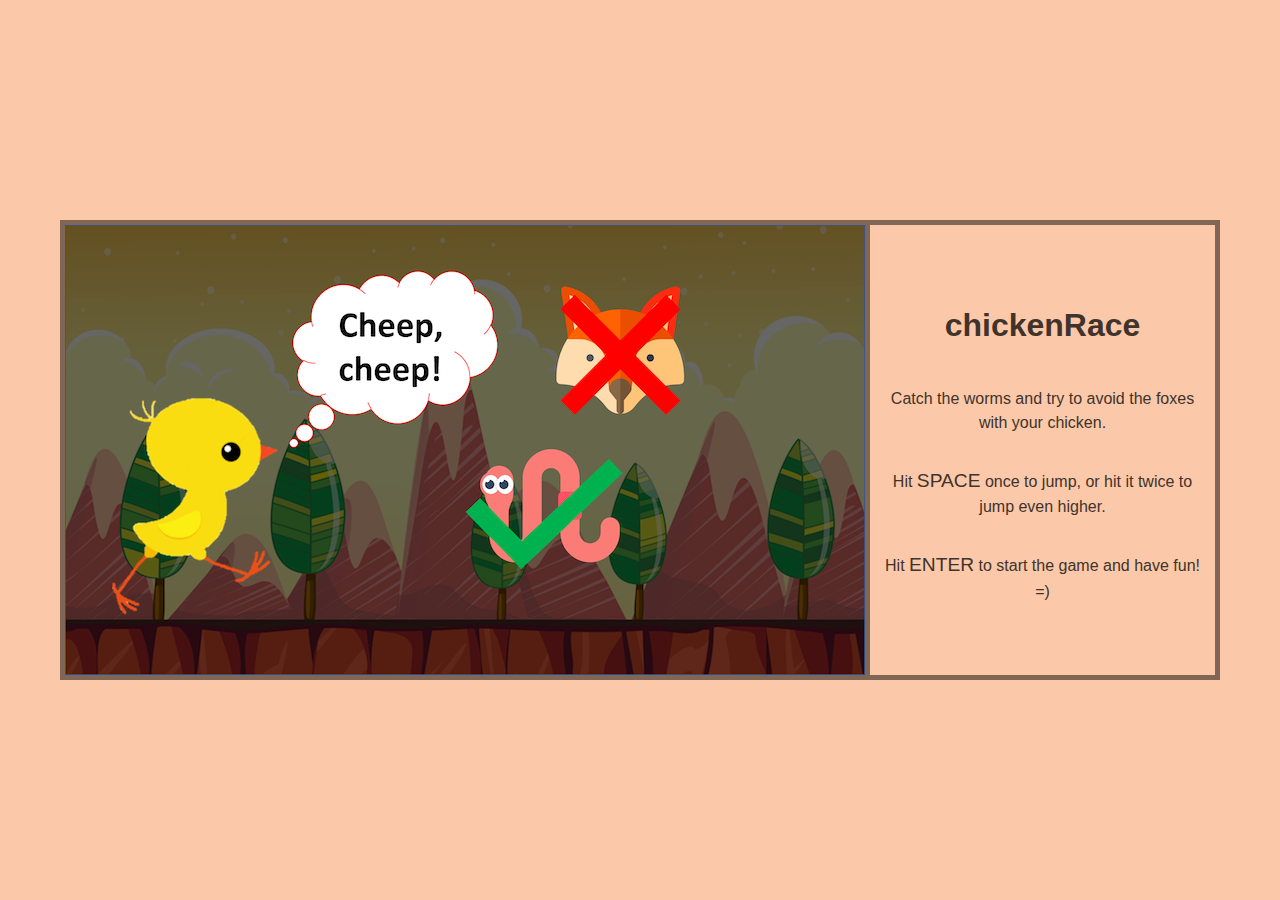
<file: start.html>
<!DOCTYPE html>
<html lang="en">
  <head>
    <meta charset="UTF-8" />
    <meta name="viewport" content="width=device-width, initial-scale=1.0" />
    <title>chickenRaceStart</title>
    <link rel="stylesheet" href="style.css" />
  </head>
  <body class="mainFlex">
    <div class="text">
      <h1>chickenRace</h1>
      <p>
        Catch the <span>worms</span> and try to avoid the
        <span>foxes</span> with your chicken.
      </p>
      <!-- You receive scores for cathing the worms and looses lifes for
          colliding with the foxes. -->
      <p>
        Hit <span id="space">SPACE</span> once to jump, or hit it twice to jump
        even higher.
      </p>

      <p>
        Hit <span id="enter">ENTER</span> to start the game and have fun! =)
      </p>
    </div>

    <div class="picture">
      <img
        src="./assets/start/startpage_2.png"
        alt="a photo of a chicken and a fox"
      />
    </div>
  </body>
</html>
</file>
<file: style.css>
body {
  font: 200 16px/1.5 "Helvetica Neue", Helvetica, Arial, sans-serif;
  margin: 0;
  background-color: #fbc9a9;
  /* font-weight: 400; */
}

span {
  font-weight: 500;
}

.mainFlex {
  /* border: 5px solid #806655; */
  display: flex;
  flex-direction: row-reverse;
  justify-content: center;
  align-items: center;
  height: 100vh; /* this is very important for centering the content (align-items) vertically */
}

h1 {
  text-align: center;
}

.picture {
  border-left: 5px solid #806655;
  border-top: 5px solid #806655;
  border-bottom: 5px solid #806655;
  width: 800px;
  height: 450px;
  display: flex;
  justify-content: center;
}

img {
  width: 800px;
}

/* this is the id of the canvas when p5.js runs */
#defaultCanvas0 {
  border-top: 5px solid #806655;
  border-bottom: 5px solid #806655;
  border-left: 5px solid #806655;
}

.text {
  border: 5px solid #806655;
  color: #40332b;
  text-align: center;
  padding: 0 10px 0 10px;
  display: flex;
  flex-direction: column;
  justify-content: center;
  width: 325px;
  height: 450px;
  /* background-color: #abfdff; */
}

#space {
  font-size: 1.2rem;
}

#enter {
  font-size: 1.2rem;
}

.smallFont {
  font-size: 0.7rem;
}
</file>
